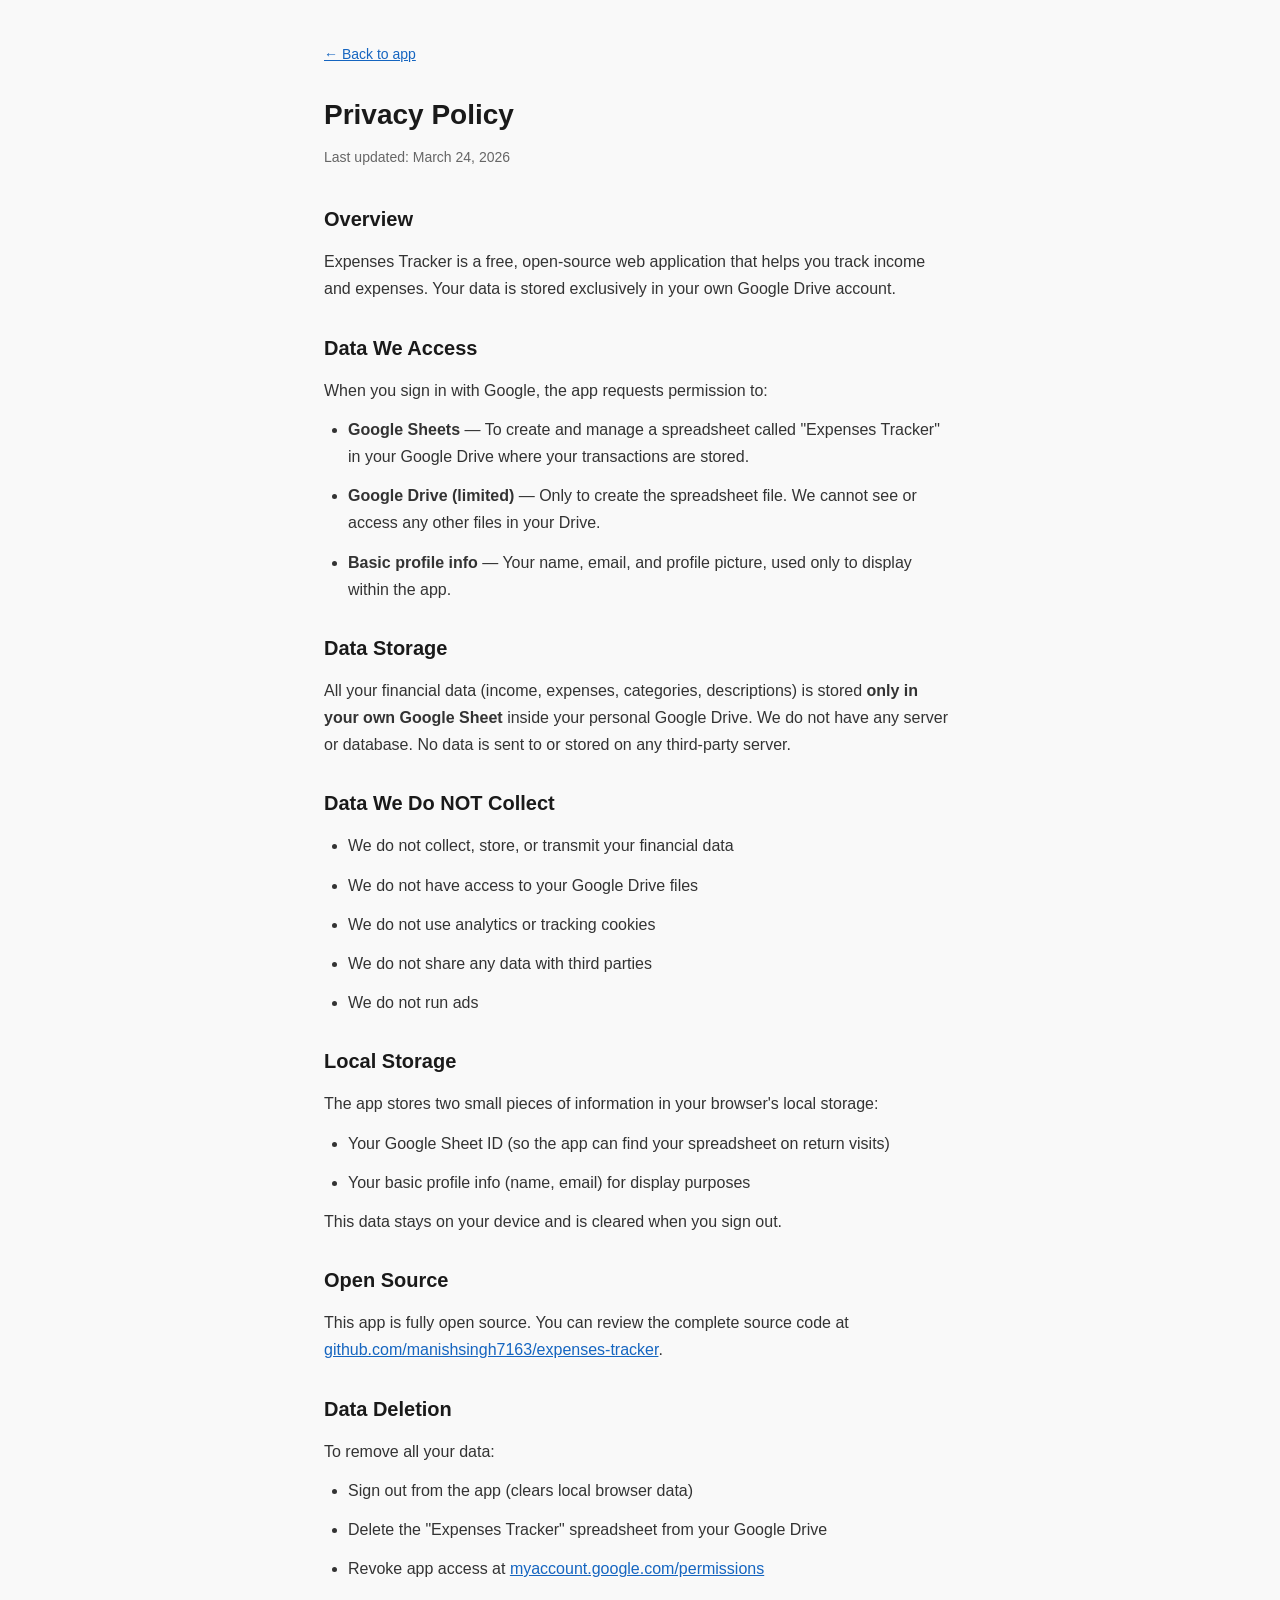
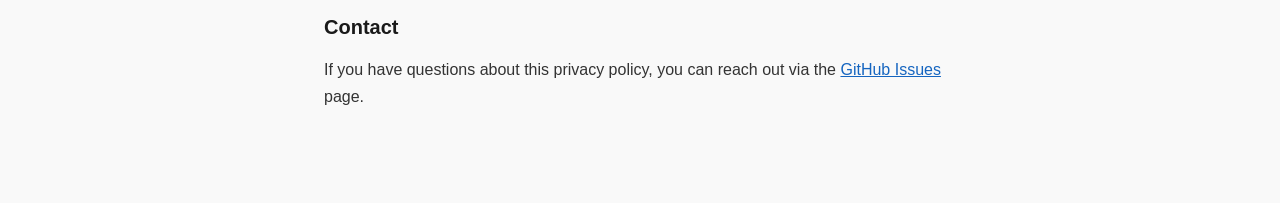
<file: privacy.html>
<!DOCTYPE html>
<html lang="en">
<head>
    <meta charset="UTF-8">
    <meta name="viewport" content="width=device-width, initial-scale=1.0">
    <title>Privacy Policy - Expenses Tracker</title>
    <style>
        * { margin: 0; padding: 0; box-sizing: border-box; }
        body {
            font-family: -apple-system, BlinkMacSystemFont, 'Segoe UI', Roboto, sans-serif;
            color: #1a1a1a;
            background: #f9f9f9;
            line-height: 1.7;
        }
        .container {
            max-width: 680px;
            margin: 0 auto;
            padding: 40px 24px 80px;
        }
        h1 { font-size: 28px; margin-bottom: 8px; }
        .updated { font-size: 14px; color: #666; margin-bottom: 32px; }
        h2 { font-size: 20px; margin: 28px 0 12px; }
        p, li { font-size: 16px; color: #333; margin-bottom: 12px; }
        ul { padding-left: 24px; margin-bottom: 12px; }
        a { color: #1565C0; }
        .back { display: inline-block; margin-bottom: 24px; font-size: 14px; }
    </style>
</head>
<body>
    <div class="container">
        <a class="back" href="/">&larr; Back to app</a>
        <h1>Privacy Policy</h1>
        <p class="updated">Last updated: March 24, 2026</p>

        <h2>Overview</h2>
        <p>Expenses Tracker is a free, open-source web application that helps you track income and expenses. Your data is stored exclusively in your own Google Drive account.</p>

        <h2>Data We Access</h2>
        <p>When you sign in with Google, the app requests permission to:</p>
        <ul>
            <li><strong>Google Sheets</strong> — To create and manage a spreadsheet called "Expenses Tracker" in your Google Drive where your transactions are stored.</li>
            <li><strong>Google Drive (limited)</strong> — Only to create the spreadsheet file. We cannot see or access any other files in your Drive.</li>
            <li><strong>Basic profile info</strong> — Your name, email, and profile picture, used only to display within the app.</li>
        </ul>

        <h2>Data Storage</h2>
        <p>All your financial data (income, expenses, categories, descriptions) is stored <strong>only in your own Google Sheet</strong> inside your personal Google Drive. We do not have any server or database. No data is sent to or stored on any third-party server.</p>

        <h2>Data We Do NOT Collect</h2>
        <ul>
            <li>We do not collect, store, or transmit your financial data</li>
            <li>We do not have access to your Google Drive files</li>
            <li>We do not use analytics or tracking cookies</li>
            <li>We do not share any data with third parties</li>
            <li>We do not run ads</li>
        </ul>

        <h2>Local Storage</h2>
        <p>The app stores two small pieces of information in your browser's local storage:</p>
        <ul>
            <li>Your Google Sheet ID (so the app can find your spreadsheet on return visits)</li>
            <li>Your basic profile info (name, email) for display purposes</li>
        </ul>
        <p>This data stays on your device and is cleared when you sign out.</p>

        <h2>Open Source</h2>
        <p>This app is fully open source. You can review the complete source code at <a href="https://github.com/manishsingh7163/expenses-tracker" target="_blank">github.com/manishsingh7163/expenses-tracker</a>.</p>

        <h2>Data Deletion</h2>
        <p>To remove all your data:</p>
        <ul>
            <li>Sign out from the app (clears local browser data)</li>
            <li>Delete the "Expenses Tracker" spreadsheet from your Google Drive</li>
            <li>Revoke app access at <a href="https://myaccount.google.com/permissions" target="_blank">myaccount.google.com/permissions</a></li>
        </ul>

        <h2>Contact</h2>
        <p>If you have questions about this privacy policy, you can reach out via the <a href="https://github.com/manishsingh7163/expenses-tracker/issues" target="_blank">GitHub Issues</a> page.</p>
    </div>
</body>
</html>
</file>
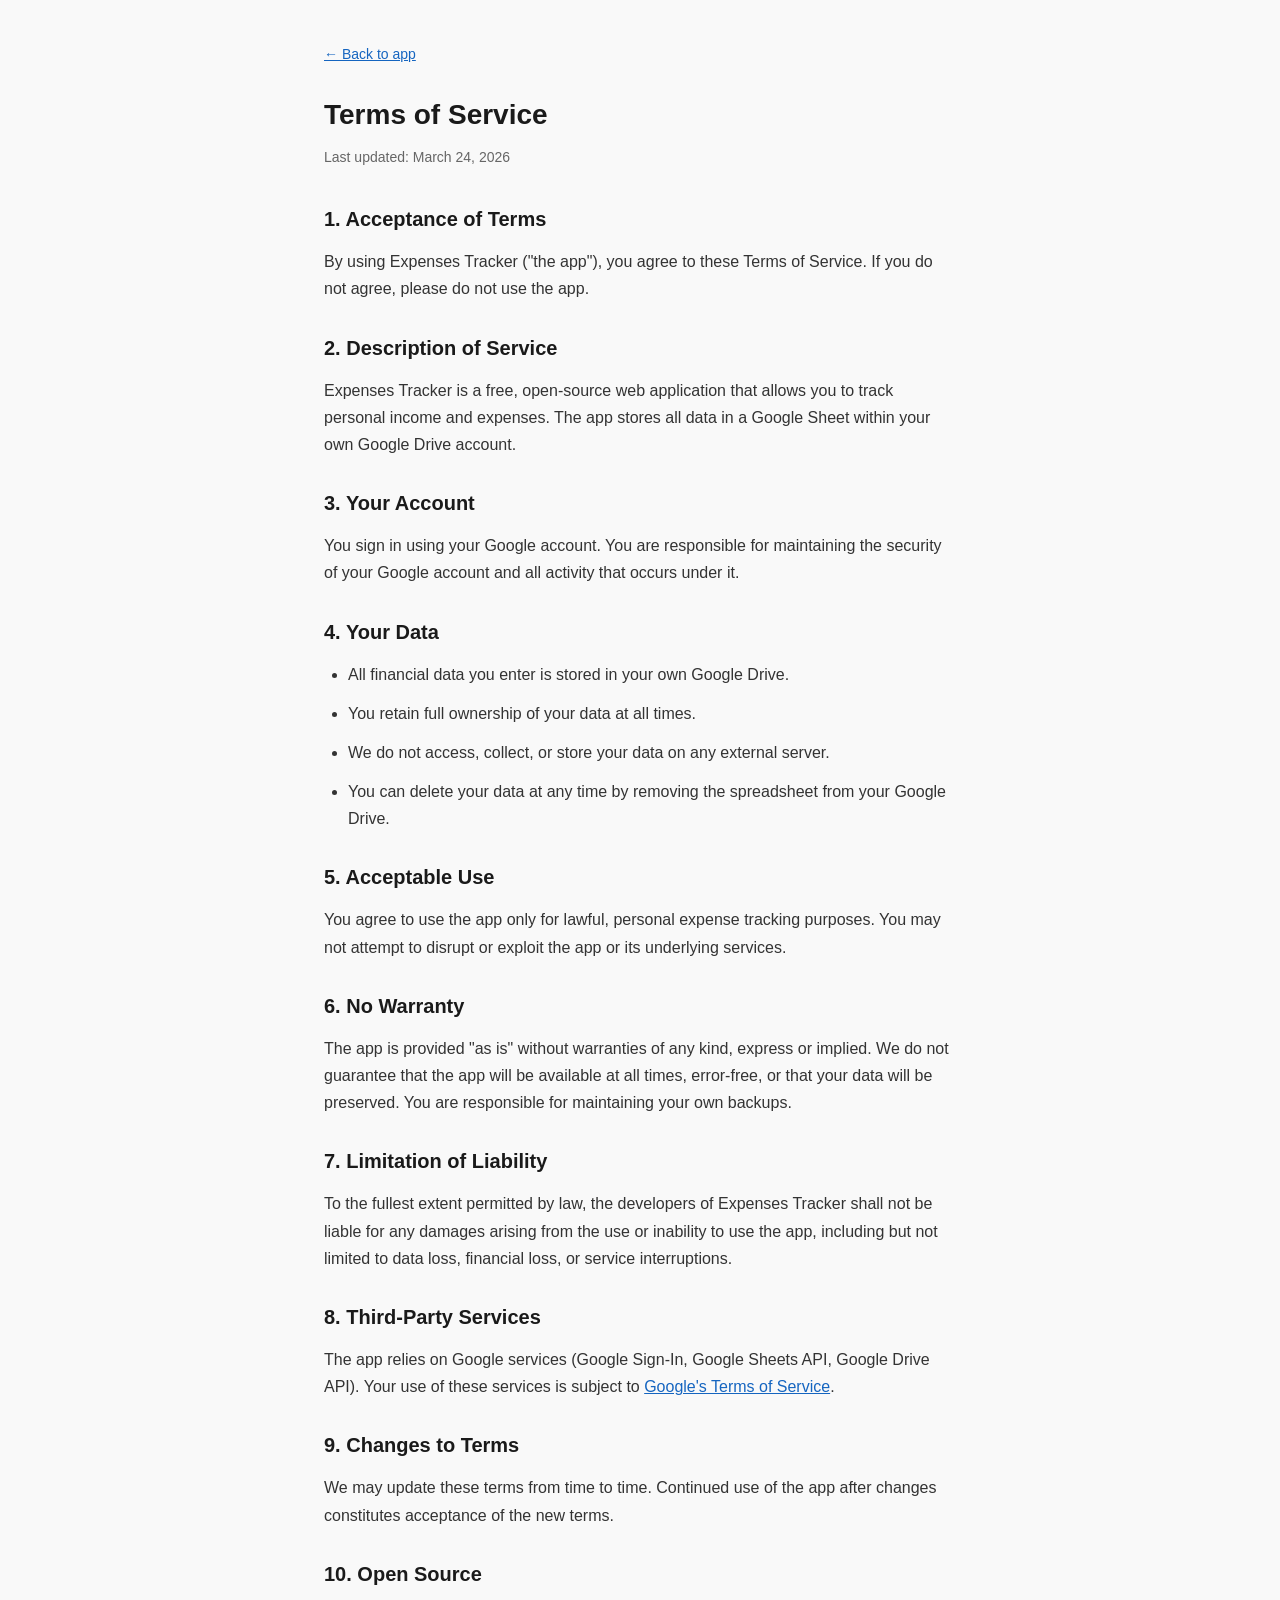
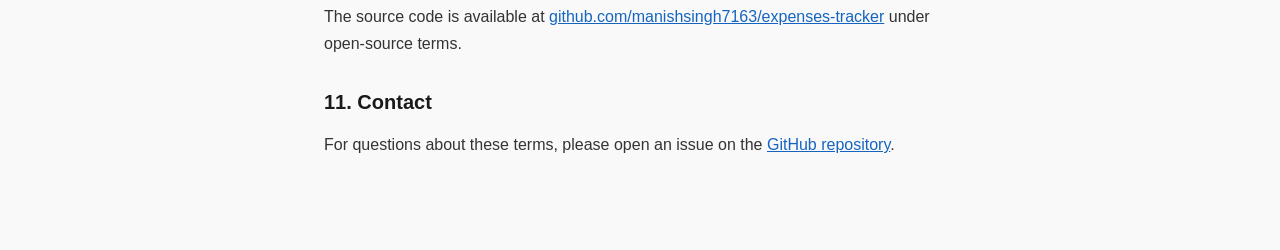
<file: terms.html>
<!DOCTYPE html>
<html lang="en">
<head>
    <meta charset="UTF-8">
    <meta name="viewport" content="width=device-width, initial-scale=1.0">
    <title>Terms of Service - Expenses Tracker</title>
    <style>
        * { margin: 0; padding: 0; box-sizing: border-box; }
        body {
            font-family: -apple-system, BlinkMacSystemFont, 'Segoe UI', Roboto, sans-serif;
            color: #1a1a1a;
            background: #f9f9f9;
            line-height: 1.7;
        }
        .container {
            max-width: 680px;
            margin: 0 auto;
            padding: 40px 24px 80px;
        }
        h1 { font-size: 28px; margin-bottom: 8px; }
        .updated { font-size: 14px; color: #666; margin-bottom: 32px; }
        h2 { font-size: 20px; margin: 28px 0 12px; }
        p, li { font-size: 16px; color: #333; margin-bottom: 12px; }
        ul { padding-left: 24px; margin-bottom: 12px; }
        a { color: #1565C0; }
        .back { display: inline-block; margin-bottom: 24px; font-size: 14px; }
    </style>
</head>
<body>
    <div class="container">
        <a class="back" href="/">&larr; Back to app</a>
        <h1>Terms of Service</h1>
        <p class="updated">Last updated: March 24, 2026</p>

        <h2>1. Acceptance of Terms</h2>
        <p>By using Expenses Tracker ("the app"), you agree to these Terms of Service. If you do not agree, please do not use the app.</p>

        <h2>2. Description of Service</h2>
        <p>Expenses Tracker is a free, open-source web application that allows you to track personal income and expenses. The app stores all data in a Google Sheet within your own Google Drive account.</p>

        <h2>3. Your Account</h2>
        <p>You sign in using your Google account. You are responsible for maintaining the security of your Google account and all activity that occurs under it.</p>

        <h2>4. Your Data</h2>
        <ul>
            <li>All financial data you enter is stored in your own Google Drive.</li>
            <li>You retain full ownership of your data at all times.</li>
            <li>We do not access, collect, or store your data on any external server.</li>
            <li>You can delete your data at any time by removing the spreadsheet from your Google Drive.</li>
        </ul>

        <h2>5. Acceptable Use</h2>
        <p>You agree to use the app only for lawful, personal expense tracking purposes. You may not attempt to disrupt or exploit the app or its underlying services.</p>

        <h2>6. No Warranty</h2>
        <p>The app is provided "as is" without warranties of any kind, express or implied. We do not guarantee that the app will be available at all times, error-free, or that your data will be preserved. You are responsible for maintaining your own backups.</p>

        <h2>7. Limitation of Liability</h2>
        <p>To the fullest extent permitted by law, the developers of Expenses Tracker shall not be liable for any damages arising from the use or inability to use the app, including but not limited to data loss, financial loss, or service interruptions.</p>

        <h2>8. Third-Party Services</h2>
        <p>The app relies on Google services (Google Sign-In, Google Sheets API, Google Drive API). Your use of these services is subject to <a href="https://policies.google.com/terms" target="_blank">Google's Terms of Service</a>.</p>

        <h2>9. Changes to Terms</h2>
        <p>We may update these terms from time to time. Continued use of the app after changes constitutes acceptance of the new terms.</p>

        <h2>10. Open Source</h2>
        <p>The source code is available at <a href="https://github.com/manishsingh7163/expenses-tracker" target="_blank">github.com/manishsingh7163/expenses-tracker</a> under open-source terms.</p>

        <h2>11. Contact</h2>
        <p>For questions about these terms, please open an issue on the <a href="https://github.com/manishsingh7163/expenses-tracker/issues" target="_blank">GitHub repository</a>.</p>
    </div>
</body>
</html>
</file>
